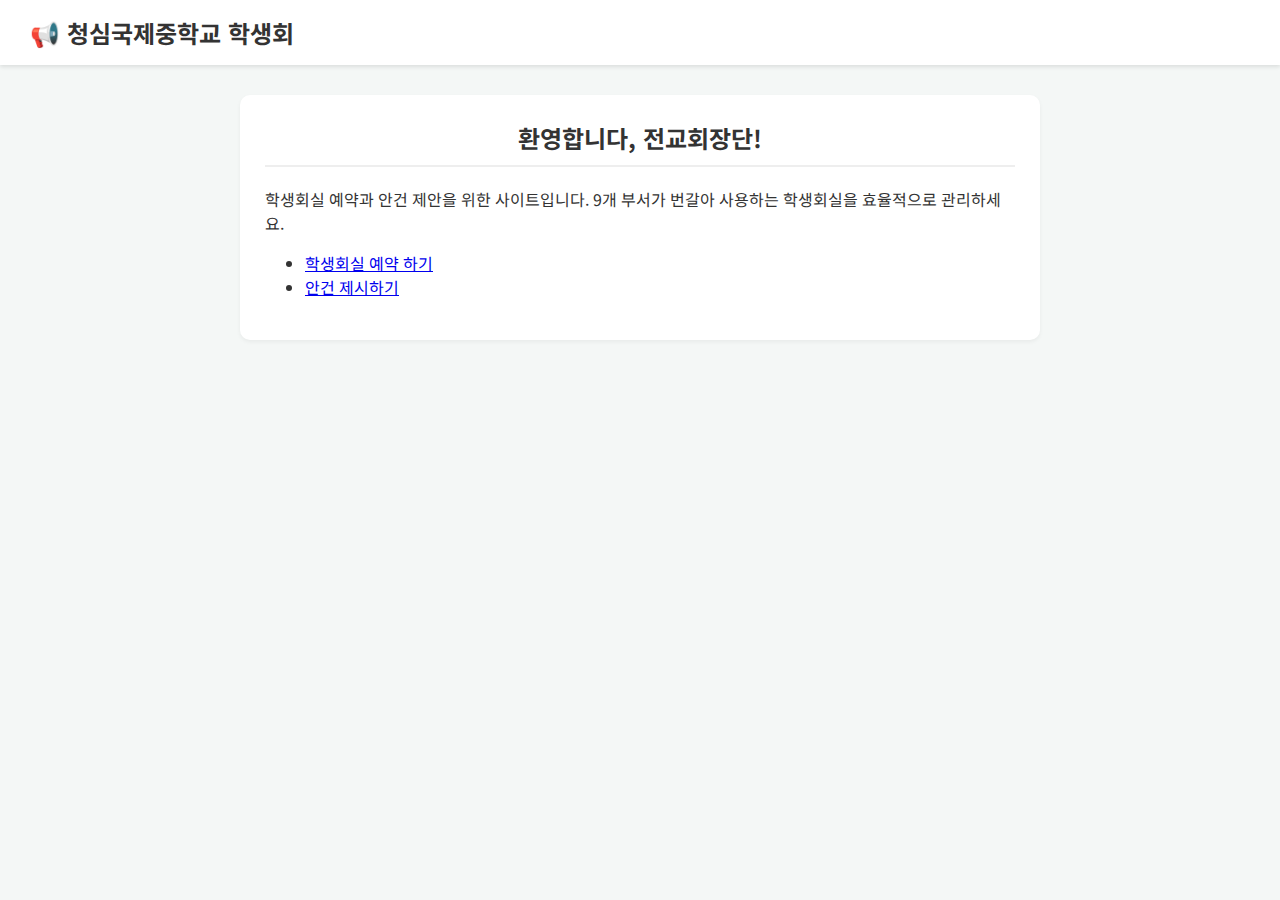
<file: index.html>
<!DOCTYPE html>
<html lang="ko">
<head>
    <meta charset="UTF-8">
    <meta name="viewport" content="width=device-width, initial-scale=1.0">
    <title>청심국제중학교 학생회 홈</title>
    <link rel="stylesheet" href="style.css">
</head>
<body>
    <header>
        <h1>📢 청심국제중학교 학생회</h1>
    </header>
    <div class="container">
        <div class="section">
            <h2>환영합니다, 전교회장단!</h2>
            <p>학생회실 예약과 안건 제안을 위한 사이트입니다. 9개 부서가 번갈아 사용하는 학생회실을 효율적으로 관리하세요.</p>
            <ul>
                <li><a href="timetable.html">학생회실 예약 하기</a></li>
                <li><a href="board.html">안건 제시하기</a></li>
            </ul>
        </div>
    </div>
</body>
</html>
</file>
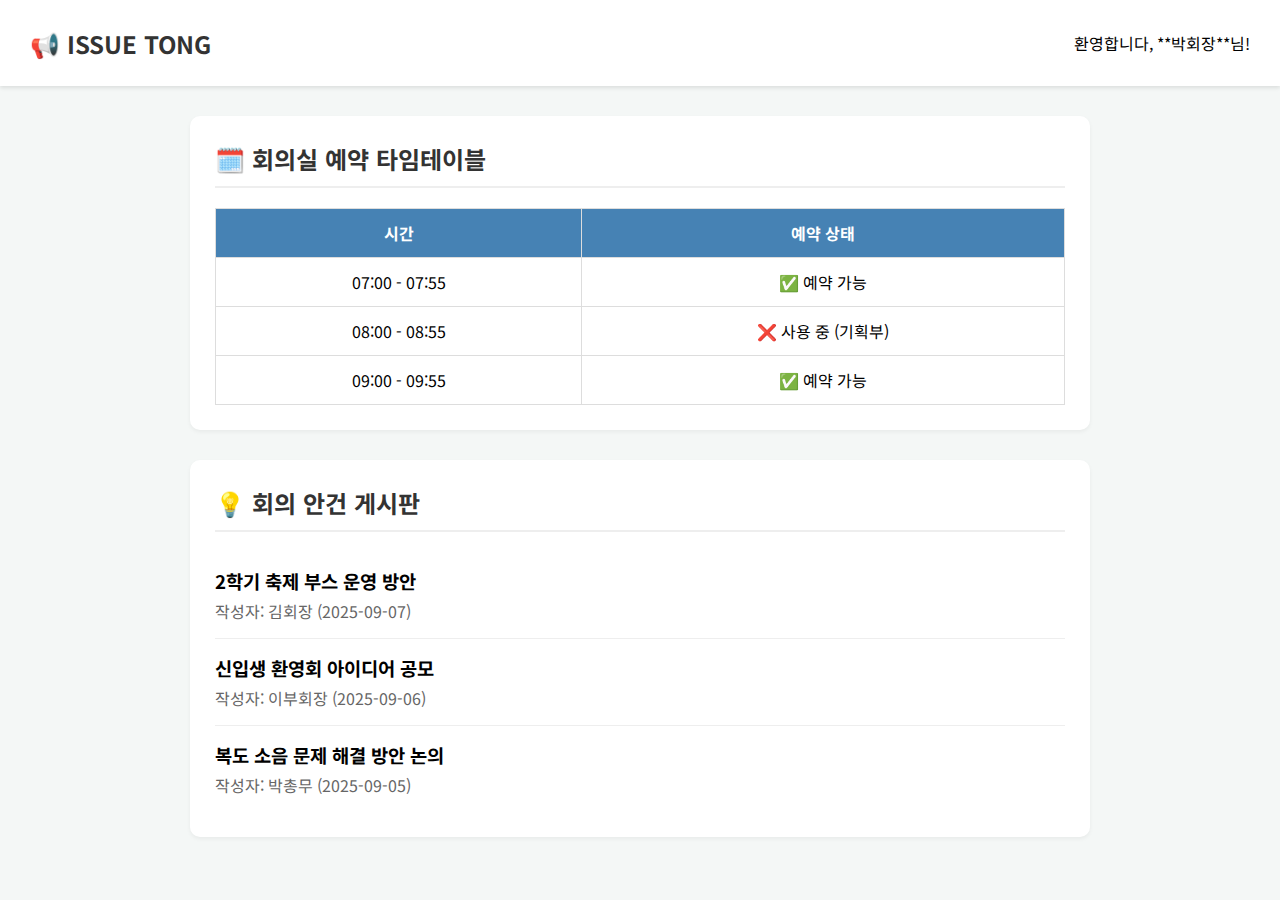
<file: main.html>
<!DOCTYPE html>
<html lang="ko">
<head>
    <meta charset="UTF-8">
    <meta name="viewport" content="width=device-width, initial-scale=1.0">
    <title>ISSUE TONG - 메인</title>
    <style>
        @import url('https://fonts.googleapis.com/css2?family=Noto+Sans+KR:wght@400;500;700&display=swap');
        body {
            font-family: 'Noto Sans KR', sans-serif;
            background-color: #f4f7f6;
            margin: 0;
            padding: 0;
        }
        header {
            background-color: #fff;
            padding: 15px 30px;
            box-shadow: 0 2px 4px rgba(0,0,0,0.1);
            display: flex;
            justify-content: space-between;
            align-items: center;
        }
        header h1 {
            font-size: 24px;
            color: #333;
            margin: 0;
        }
        .container {
            padding: 30px;
            max-width: 900px;
            margin: auto;
        }
        .section {
            background-color: white;
            padding: 25px;
            border-radius: 10px;
            box-shadow: 0 2px 4px rgba(0,0,0,0.05);
            margin-bottom: 30px;
        }
        h2 {
            margin-top: 0;
            color: #333;
            border-bottom: 2px solid #eee;
            padding-bottom: 10px;
            margin-bottom: 20px;
        }
        table {
            width: 100%;
            border-collapse: collapse;
        }
        th, td {
            padding: 12px;
            text-align: center;
            border: 1px solid #ddd;
        }
        th {
            background-color: #4682B4;
            color: white;
        }
        .post {
            border-bottom: 1px solid #eee;
            padding: 15px 0;
        }
        .post:last-child {
            border-bottom: none;
        }
        .post h3 {
            margin: 0 0 5px 0;
        }
        .post p {
            margin: 0;
            color: #666;
        }
    </style>
</head>
<body>

    <header>
        <h1>📢 ISSUE TONG</h1>
        <p>환영합니다, **박회장**님!</p>
    </header>

    <div class="container">
        <div class="section">
            <h2>🗓️ 회의실 예약 타임테이블</h2>
            <table>
                <thead>
                    <tr>
                        <th>시간</th>
                        <th>예약 상태</th>
                    </tr>
                </thead>
                <tbody>
                    <tr><td>07:00 - 07:55</td><td>✅ 예약 가능</td></tr>
                    <tr><td>08:00 - 08:55</td><td>❌ 사용 중 (기획부)</td></tr>
                    <tr><td>09:00 - 09:55</td><td>✅ 예약 가능</td></tr>
                    </tbody>
            </table>
        </div>

        <div class="section">
            <h2>💡 회의 안건 게시판</h2>
            <div class="post">
                <h3>2학기 축제 부스 운영 방안</h3>
                <p>작성자: 김회장 (2025-09-07)</p>
            </div>
            <div class="post">
                <h3>신입생 환영회 아이디어 공모</h3>
                <p>작성자: 이부회장 (2025-09-06)</p>
            </div>
            <div class="post">
                <h3>복도 소음 문제 해결 방안 논의</h3>
                <p>작성자: 박총무 (2025-09-05)</p>
            </div>
        </div>
    </div>

</body>
</html>
</file>
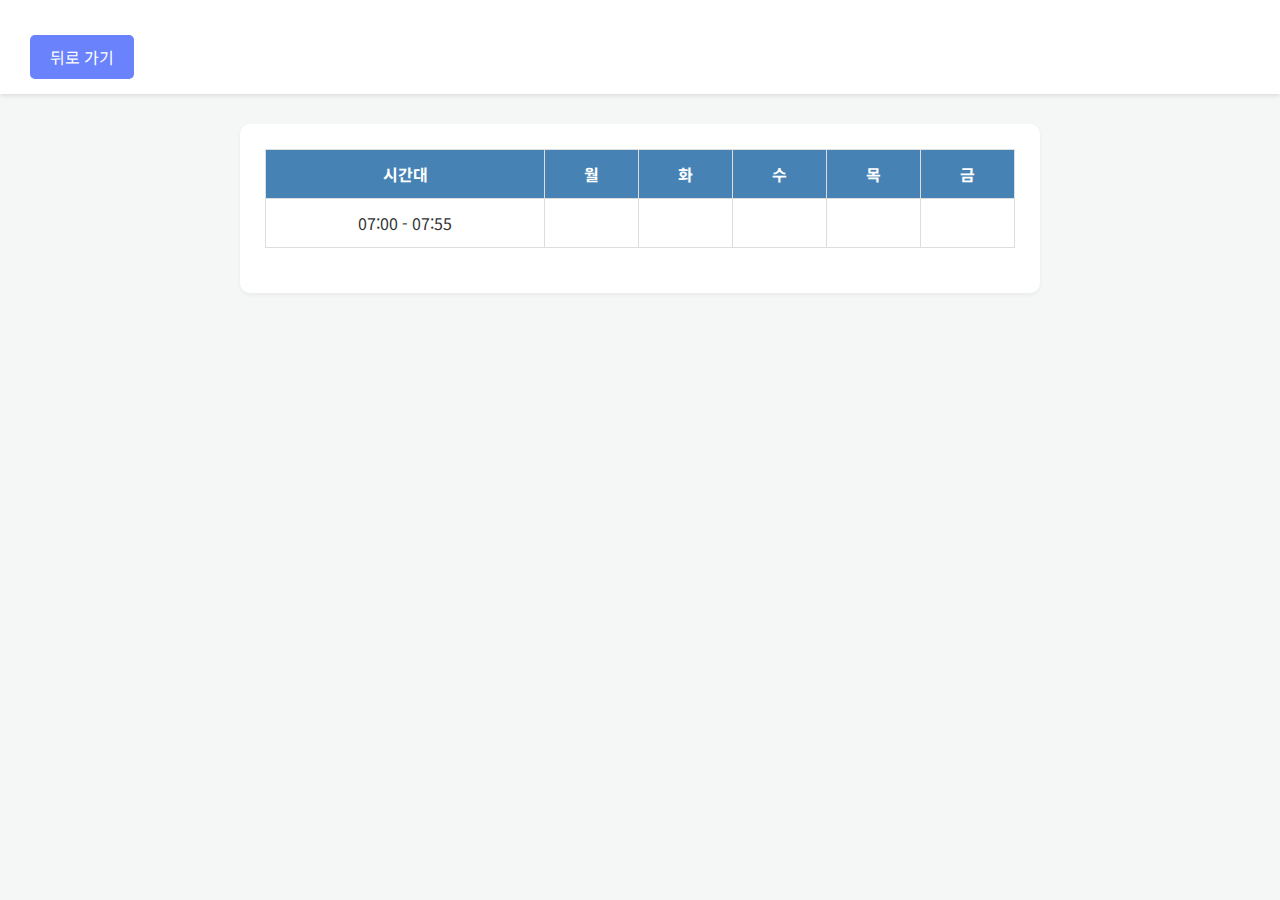
<file: timetable.html>
<!DOCTYPE html>
<html lang="ko">
<head>
    <meta charset="UTF-8">
    <meta name="viewport" content="width=device-width, initial-scale=1.0">
    <title>ISSUE TONG - 회의실 예약</title>
    <link rel="stylesheet" href="style.css">
</head>
<body>
    <header>
        <a href="main.html" class="back-button">뒤로 가기</a>
    </header>
    <div class="container">
        <div class="section">
            <table>
                <thead>
                    <tr>
                        <th>시간대</th>
                        <th>월</th>
                        <th>화</th>
                        <th>수</th>
                        <th>목</th>
                        <th>금</th>
                    </tr>
                </thead>
                <tbody>
                    <tr>
                        <td>07:00 - 07:55</td>
                        <td></td>
                        <td></td>
                        <td></td>
                        <td></td>
                        <td></td>
                    </tr>
                    <!-- 추가 시간대 및 데이터 삽입 -->
                </tbody>
            </table>
        </div>
    </div>
</body>
</html>
</file>
<file: style.css>
@import url('https://fonts.googleapis.com/css2?family=Noto+Sans+KR:wght@400;500;700&display=swap');

body {
    font-family: 'Noto Sans KR', sans-serif;
    background-color: #f4f7f6;
    margin: 0;
    padding: 0;
    color: #333;
}

header {
    background-color: #fff;
    padding: 15px 30px;
    box-shadow: 0 2px 4px rgba(0,0,0,0.1);
    display: flex;
    justify-content: space-between;
    align-items: center;
}

header h1 {
    font-size: 24px;
    color: #333;
    margin: 0;
}

.container {
    padding: 30px;
    max-width: 800px;
    margin: auto;
}

.section {
    background-color: white;
    padding: 25px;
    border-radius: 10px;
    box-shadow: 0 2px 4px rgba(0,0,0,0.05);
}

h2, h3 {
    margin-top: 0;
    color: #333;
    border-bottom: 2px solid #eee;
    padding-bottom: 10px;
    margin-bottom: 20px;
    text-align: center;
}

table {
    width: 100%;
    border-collapse: collapse;
    margin-bottom: 20px;
}

th, td {
    padding: 12px;
    text-align: center;
    border: 1px solid #ddd;
}

th {
    background-color: #4682B4;
    color: white;
}

.back-button {
    display: inline-block;
    margin-top: 20px;
    padding: 10px 20px;
    background-color: #6A82FB;
    color: white;
    text-decoration: none;
    border-radius: 5px;
    transition: background-color 0.3s ease;
}

.back-button:hover {
    background-color: #5C75E5;
}

iframe {
    display: block;
    margin: 0 auto;
}
</file>
